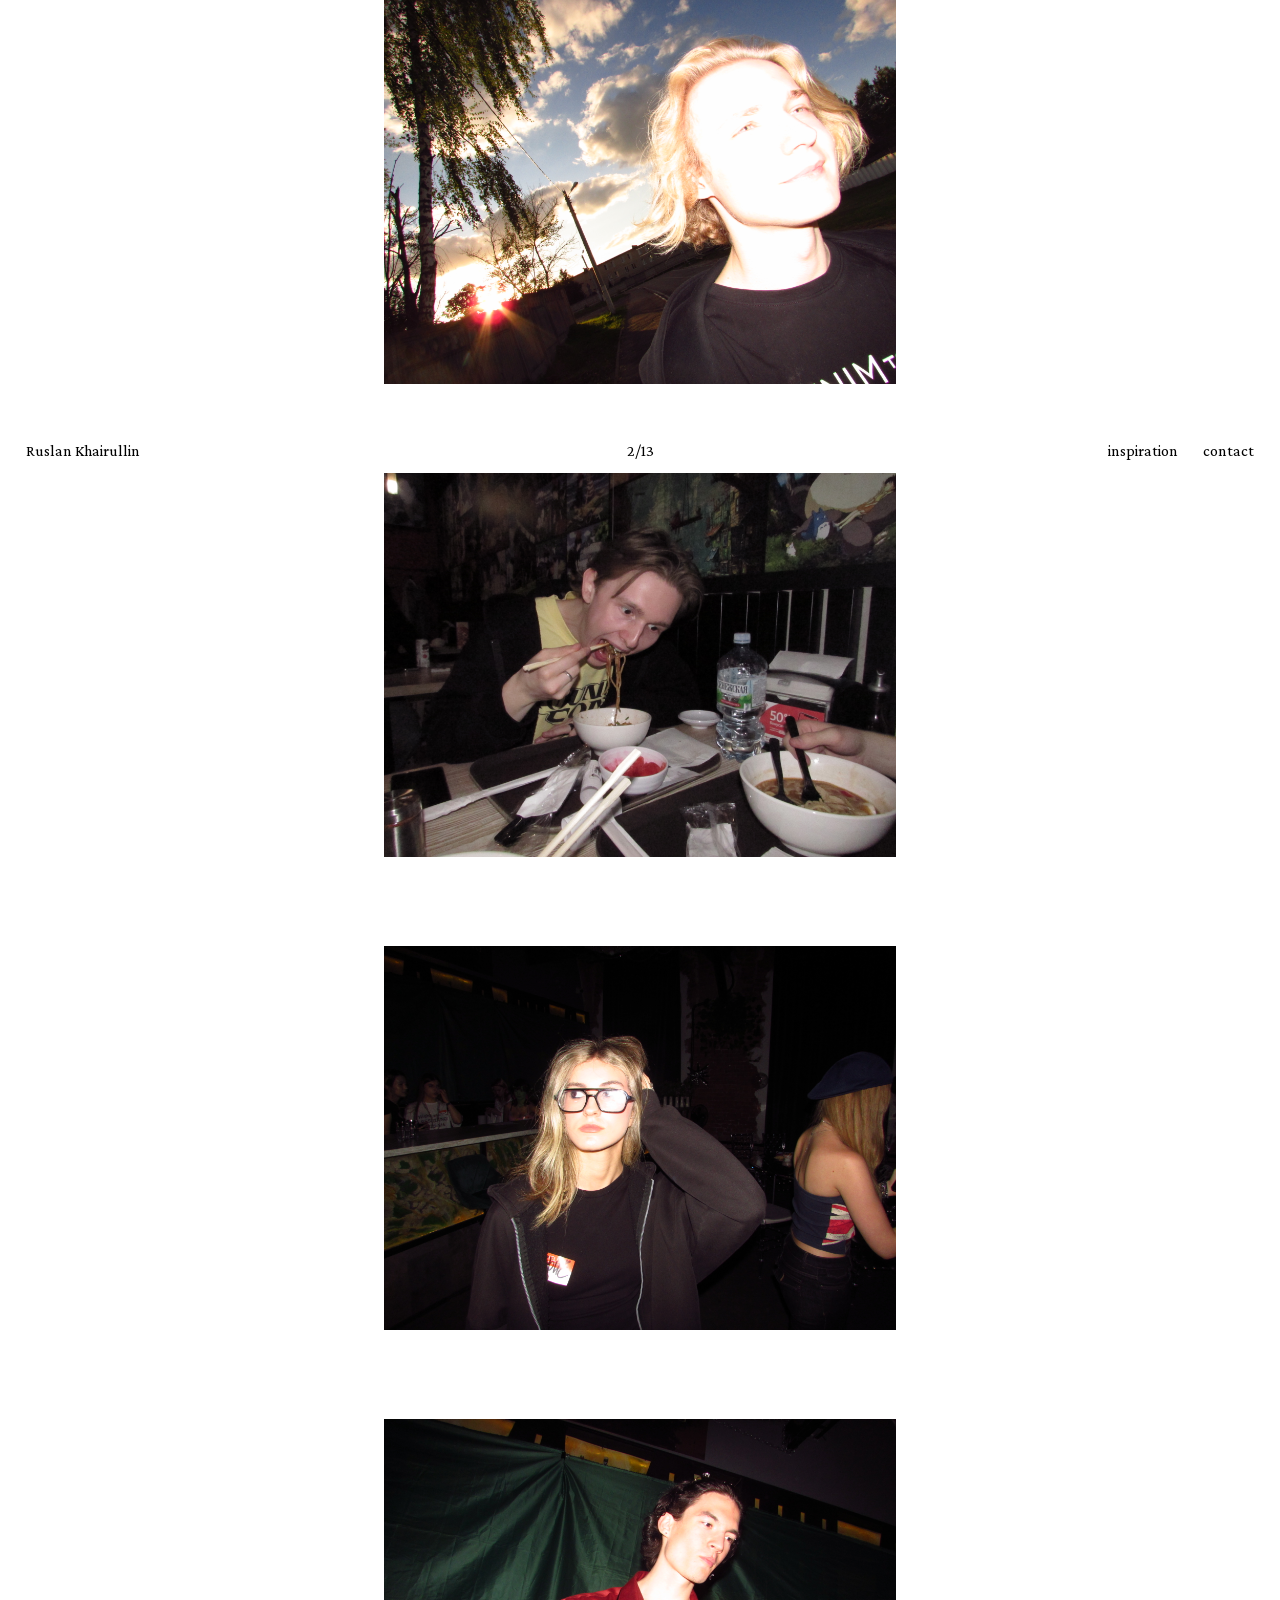
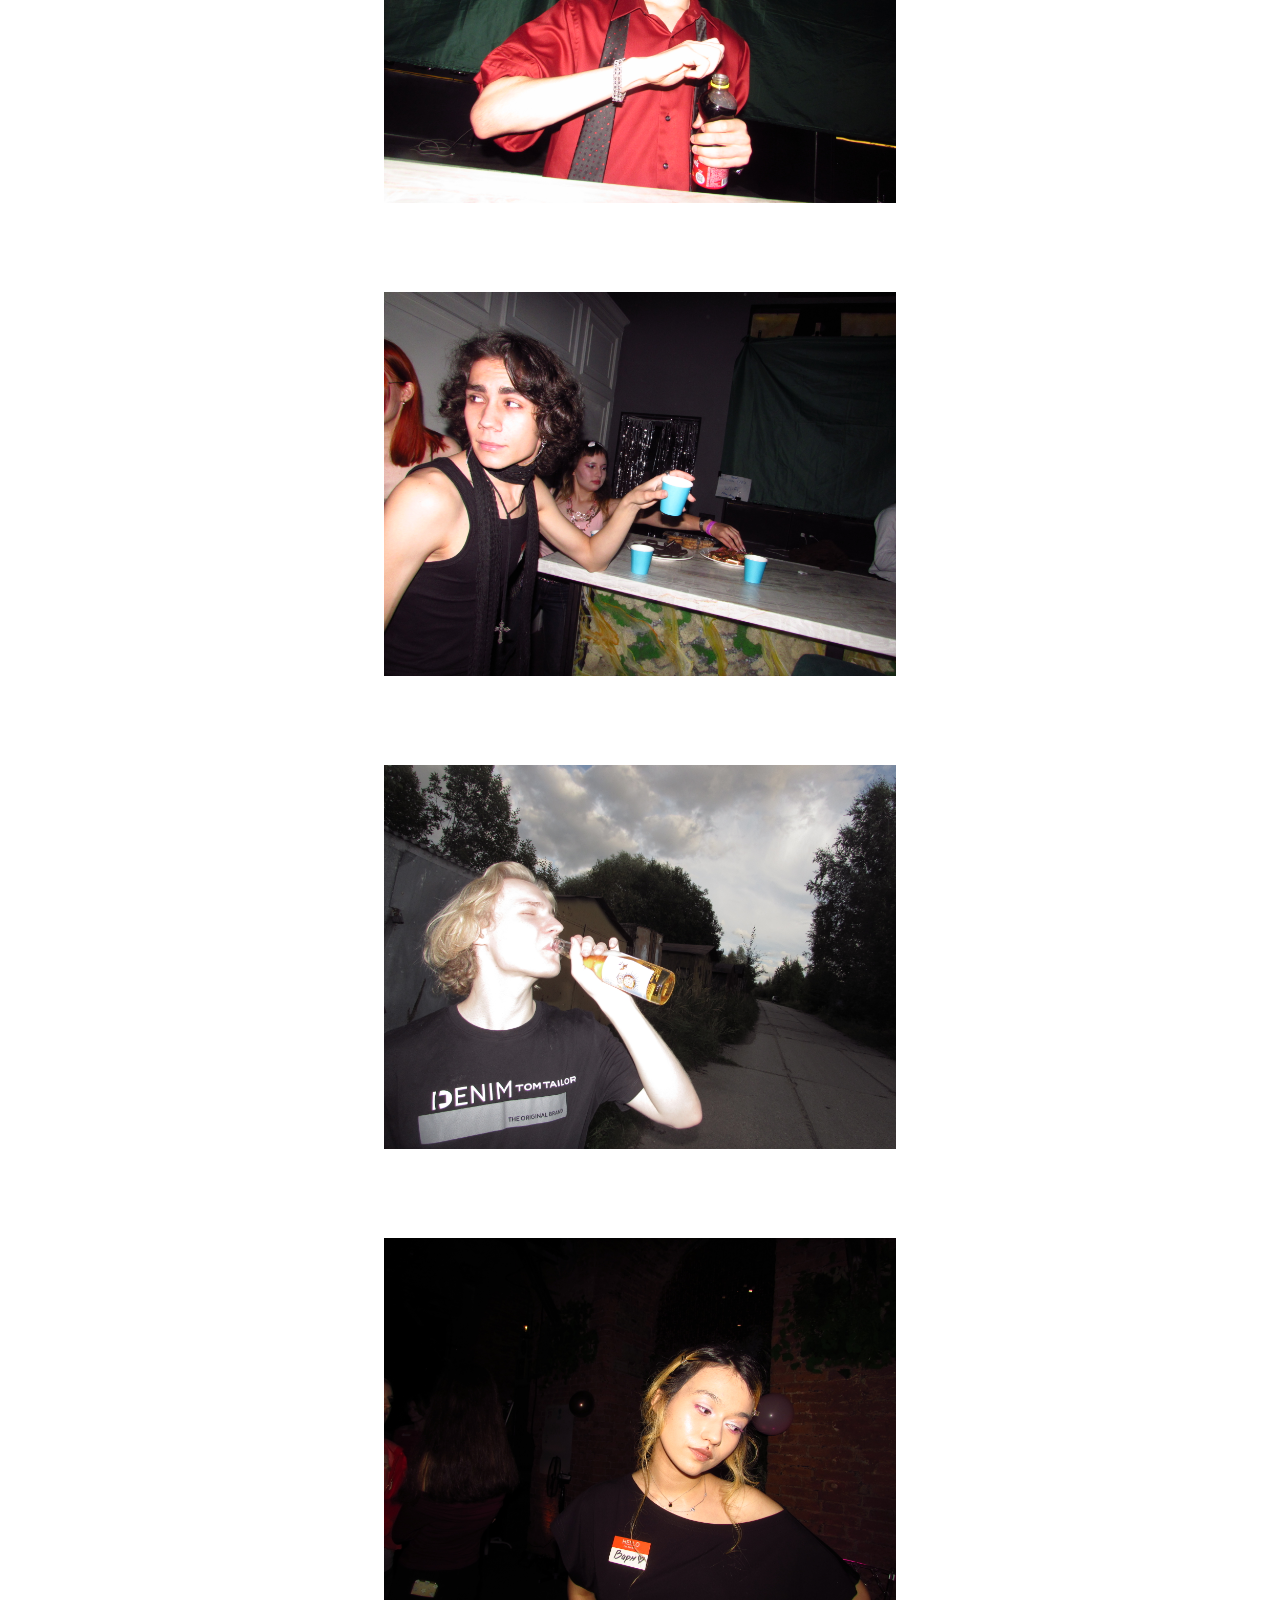
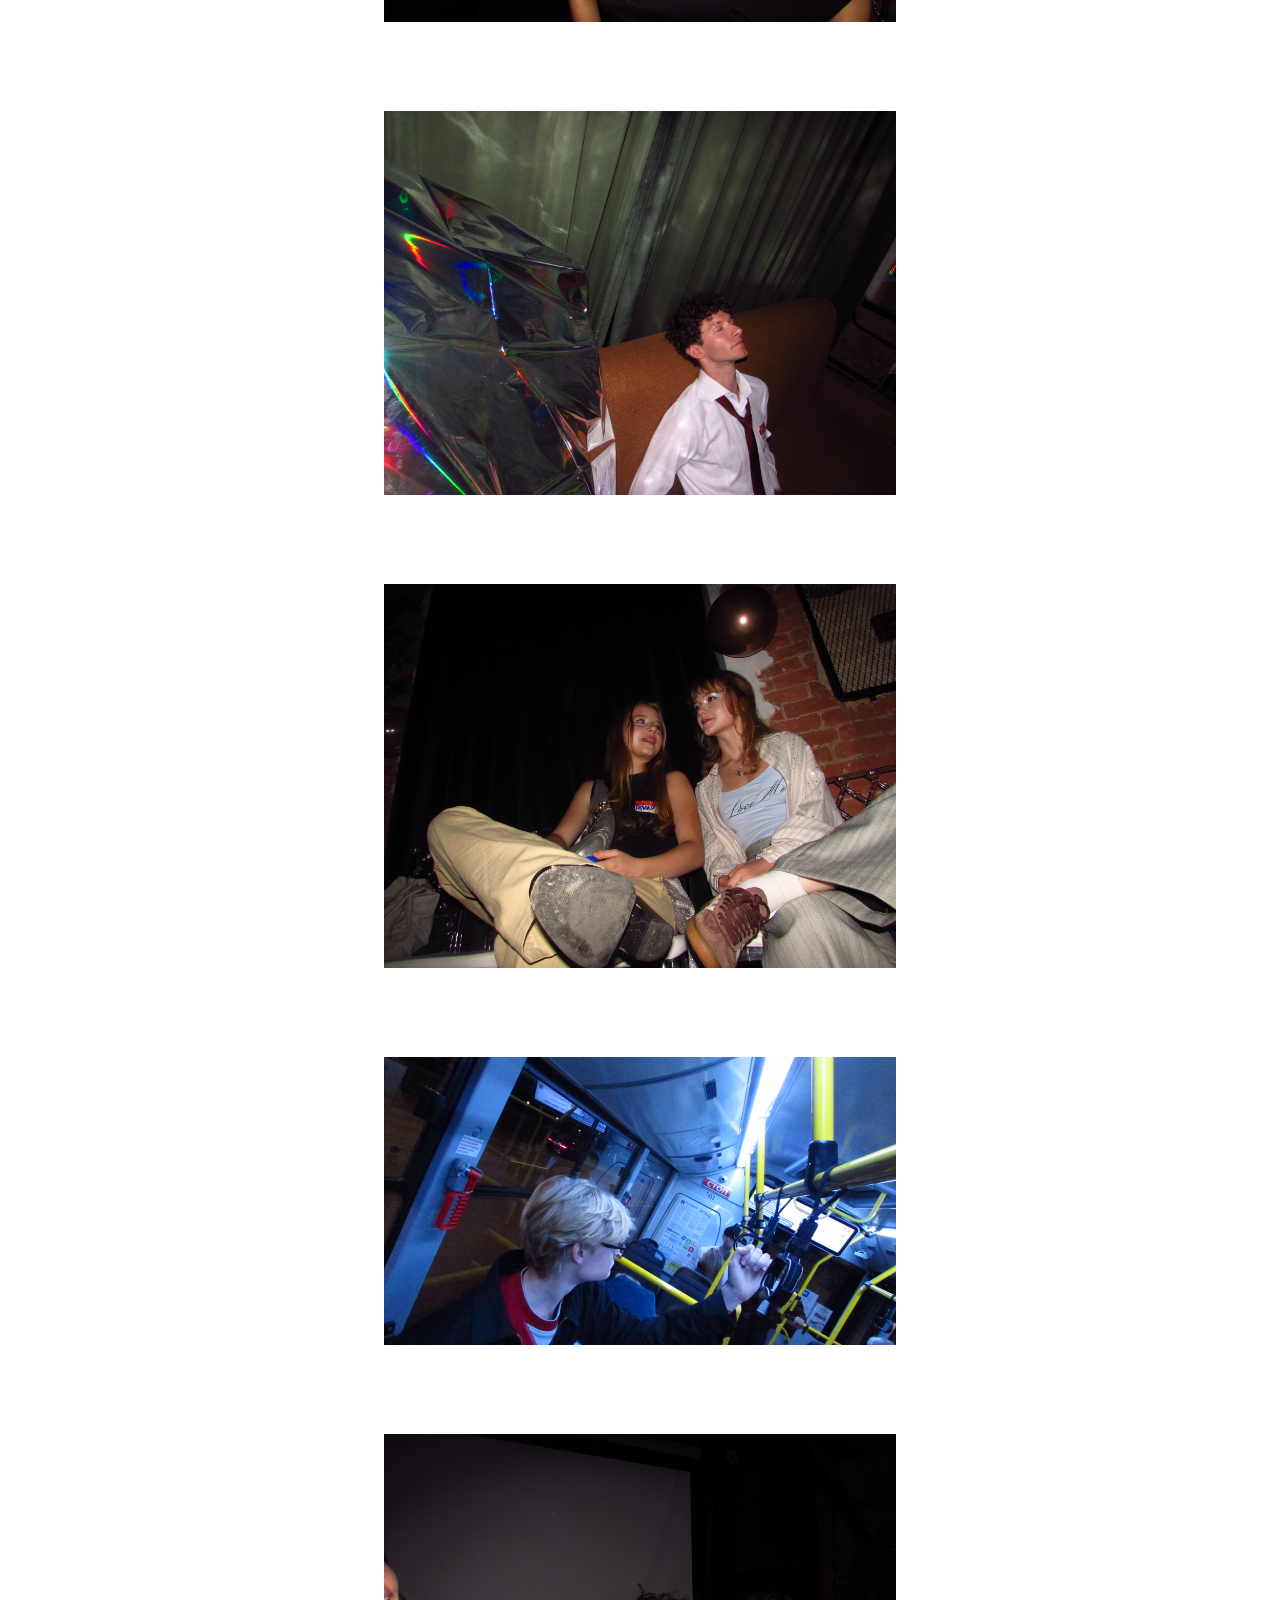
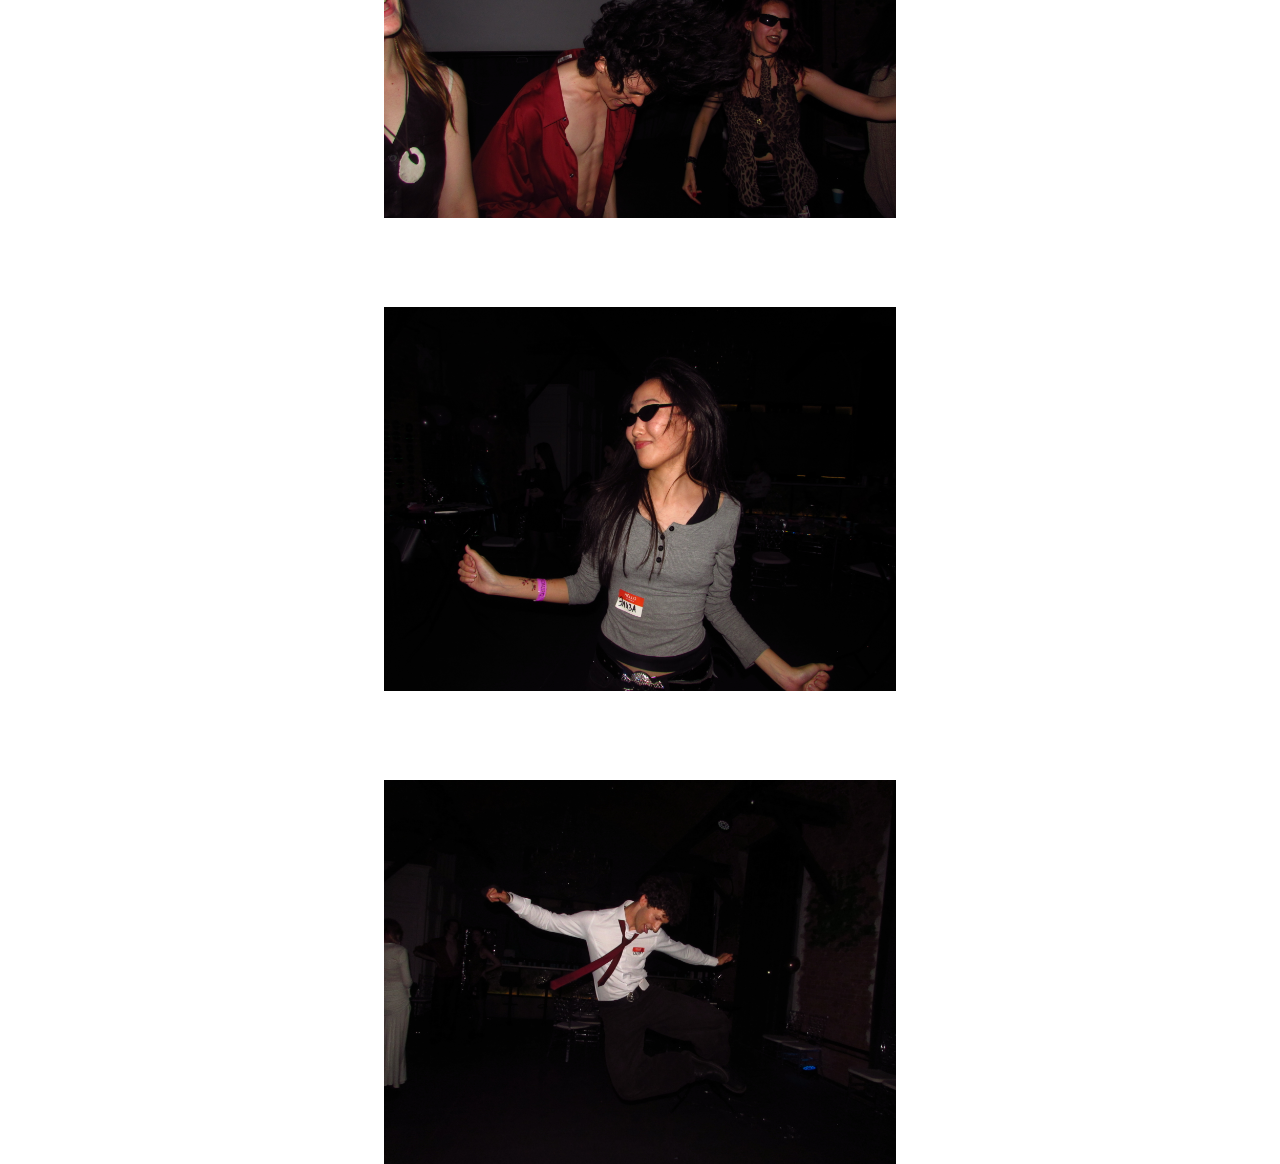
<file: index.html>
<!doctype html>
<html lang="en">
  <head>
    <meta charset="UTF-8" />
    <meta name="viewport" content="width=device-width, initial-scale=1.0" />
    <title>portfolio</title>
    <link rel="stylesheet" href="style.css" />
  </head>
  <body>
    <div class="content">
      <p class="text">Ruslan Khairullin</p>
      <div class="buttons">
        <a class="link text" href="inspiration.html">inspiration</a>
        <a class="link text" href="https://t.me/flueda">contact</a>
      </div>
    </div>

    <div class="photo-counter text" aria-label="Photo number"></div>

    <div class="photos">
      <img class="photo" src="photo/2026-10-06 15.35.55.jpg" alt="" />
      <img class="photo" src="photo/IMG_2545.JPG" alt="" />
      <img class="photo" src="photo/IMG_3000.JPG" alt="" />
      <img class="photo" src="photo/IMG_3017.JPG" alt="" />
      <img class="photo" src="photo/IMG_3079.JPG" alt="" />
      <img class="photo" src="photo/IMG_2758.JPG" alt="" />
      <img class="photo" src="photo/IMG_3202.JPG" alt="" />
      <img class="photo" src="photo/IMG_3255.JPG" alt="" />
      <img class="photo" src="photo/IMG_3523.JPG" alt="" />
      <img class="photo" src="photo/IMG_3748.JPG" alt="" />
      <img class="photo" src="photo/IMG_3587.JPG" alt="" />
      <img class="photo" src="photo/IMG_3600.JPG" alt="" />
      <img class="photo" src="photo/IMG_3678.JPG" alt="" />
    </div>
    <script>
      const photos = document.querySelectorAll('.photos .photo');
      const counter = document.querySelector('.photo-counter');
      let updateScheduled = false;

      function updatePhotoCounter() {
        const viewportCenter = window.innerHeight / 2;
        let closestIndex = 0;
        let closestDistance = Infinity;

        photos.forEach((photo, index) => {
          const bounds = photo.getBoundingClientRect();
          const distance = Math.abs(
            bounds.top + bounds.height / 2 - viewportCenter,
          );
          if (distance < closestDistance) {
            closestDistance = distance;
            closestIndex = index;
          }
        });

        counter.textContent = `${closestIndex + 1}/${photos.length}`;
        updateScheduled = false;
      }

      function schedulePhotoCounterUpdate() {
        if (updateScheduled) return;
        updateScheduled = true;
        requestAnimationFrame(updatePhotoCounter);
      }

      schedulePhotoCounterUpdate();
      window.addEventListener('scroll', schedulePhotoCounterUpdate, {
        passive: true,
      });
      window.addEventListener('resize', schedulePhotoCounterUpdate);
      window.addEventListener('load', schedulePhotoCounterUpdate);
    </script>
  </body>
</html>
</file>
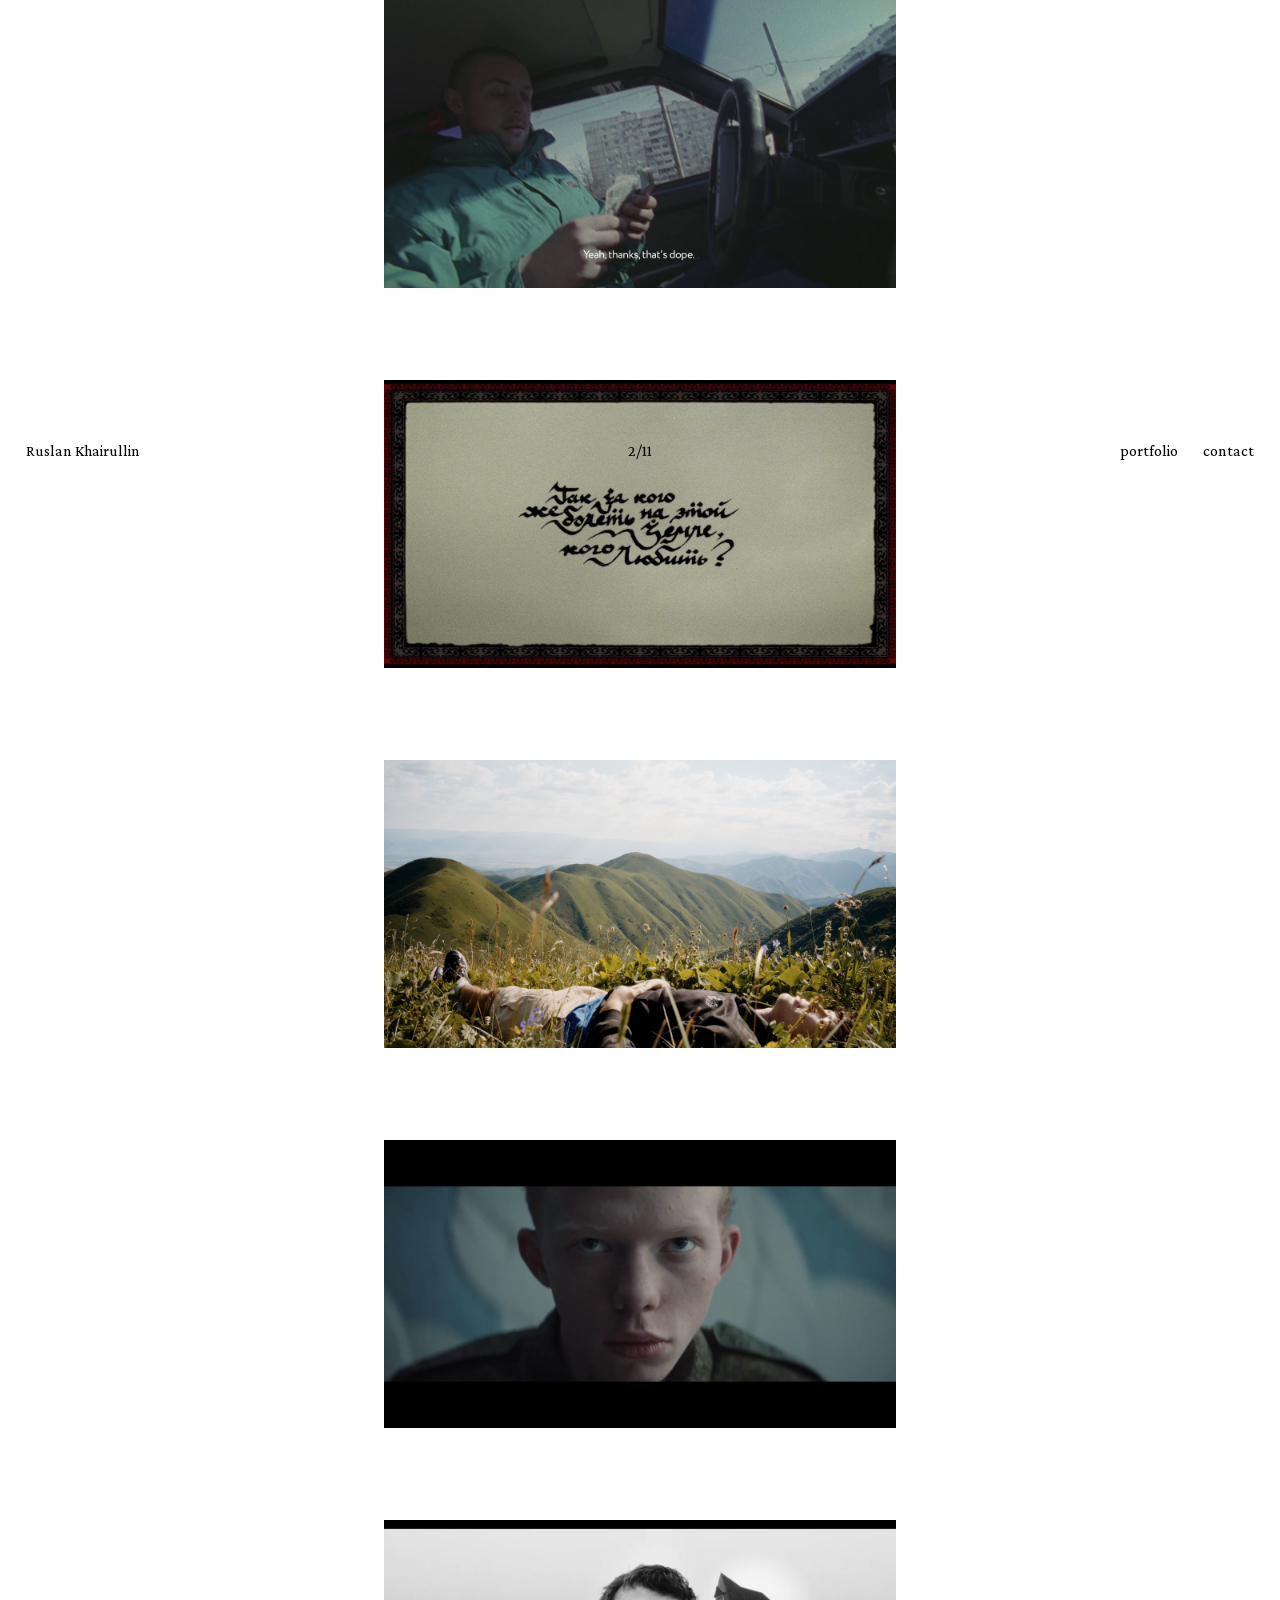
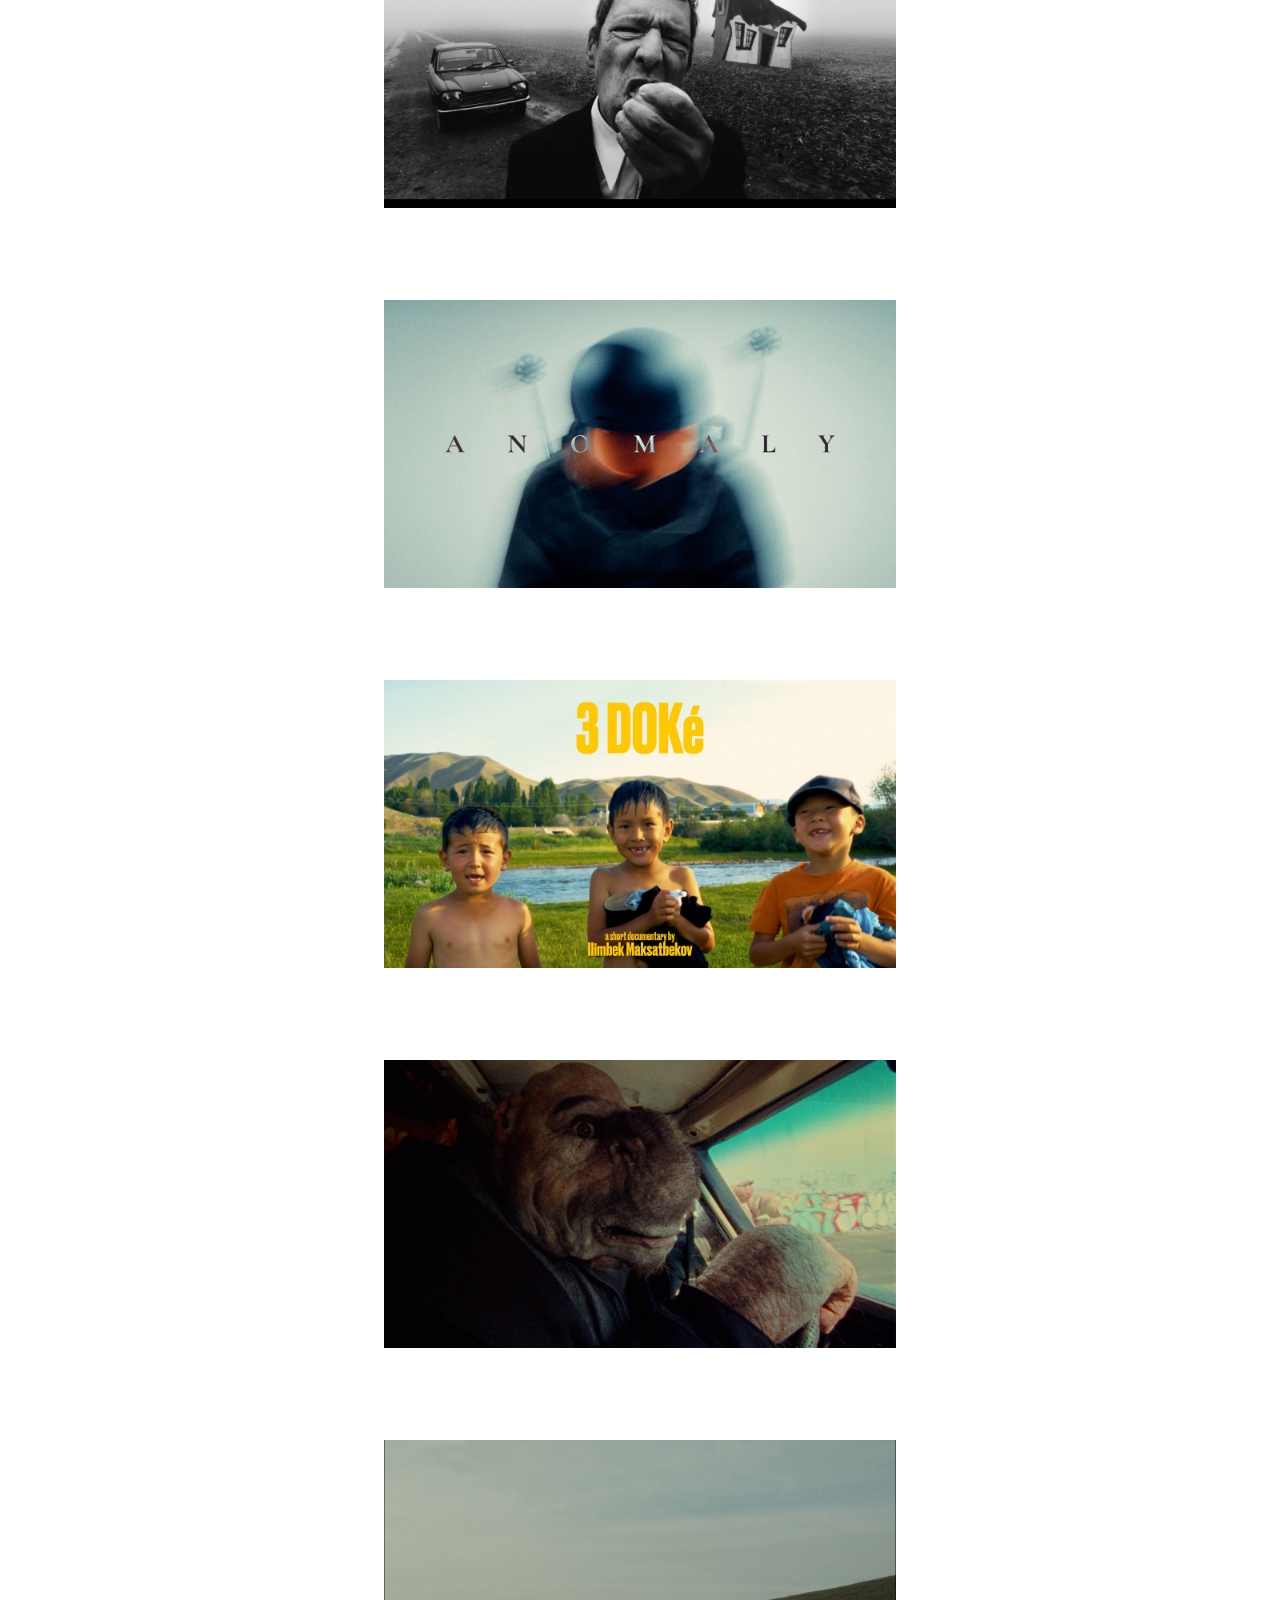
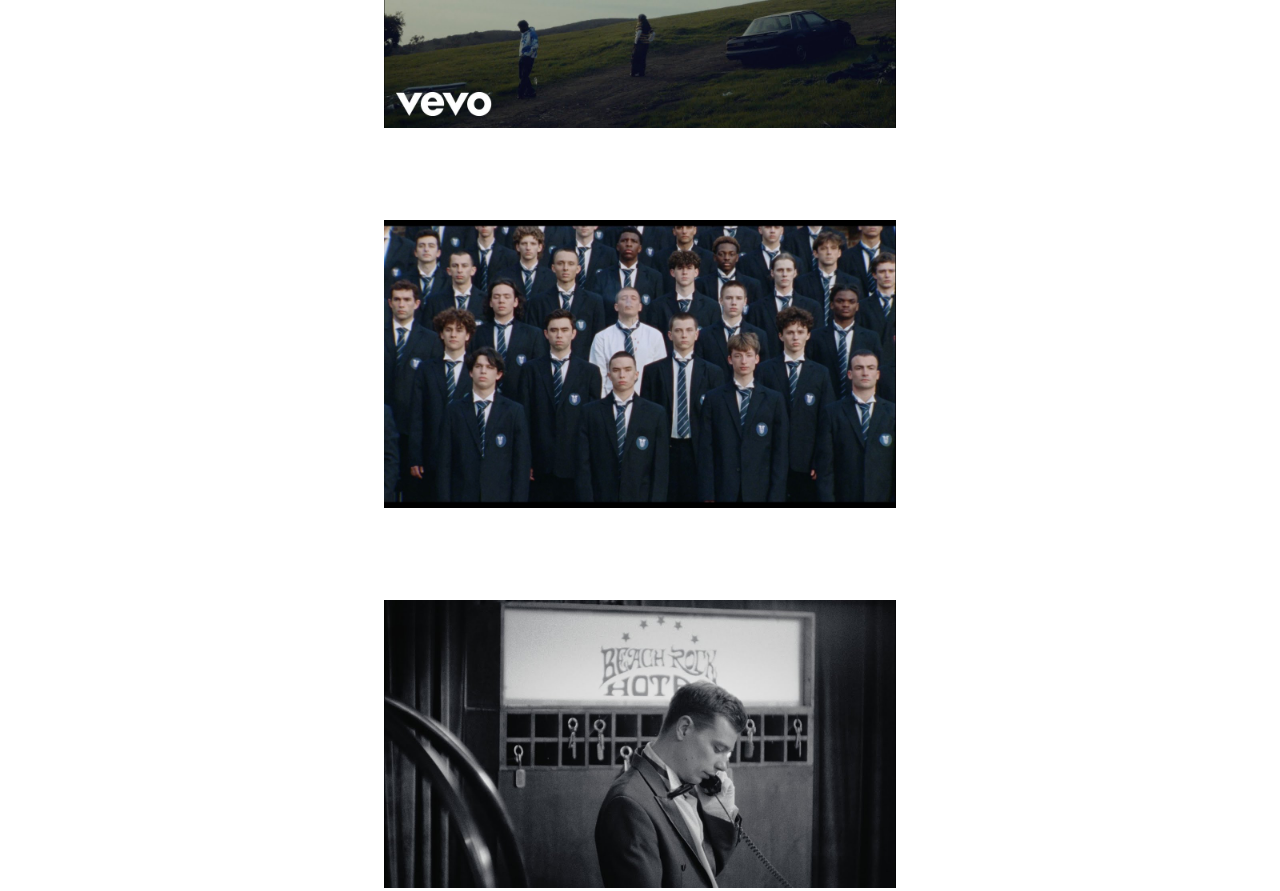
<file: inspiration.html>
<!doctype html>
<html lang="en">
  <head>
    <meta charset="UTF-8" />
    <meta name="viewport" content="width=device-width, initial-scale=1.0" />
    <title>inspiration</title>
    <link rel="stylesheet" href="style.css" />
  </head>
  <body>
    <div class="content">
      <p class="text">Ruslan Khairullin</p>
      <div class="buttons">
        <a class="link text" href="index.html">portfolio</a>
        <a class="link text" href="https://t.me/flueda">contact</a>
      </div>
    </div>

    <div class="photo-counter text" aria-label="Photo number"></div>

    <div class="photos">
      <a
        href="https://www.youtube.com/watch?v=jeFqgBqHp2Q&list=LL&index=2"
        target="_blank"
        rel="noopener noreferrer"
      >
        <img
          class="photo"
          src="preview/Maxresdefault 1280x720.jpg"
          alt="Смотреть видео"
        />
      </a>

      <a
        href="https://www.youtube.com/watch?v=mgslSnbkF-c&list=LL&index=9"
        target="_blank"
        rel="noopener noreferrer"
      >
        <img
          class="photo"
          src="preview/Maxresdefault 1280x720 (1).jpg"
          alt="Смотреть видео"
        />
      </a>

      <a
        href="https://www.youtube.com/watch?v=2V1O1XMwdSY&list=LL&index=23"
        target="_blank"
        rel="noopener noreferrer"
      >
        <img
          class="photo"
          src="preview/Maxresdefault 1280x720 (2).jpg"
          alt="Смотреть видео"
        />
      </a>

      <a
        href="https://www.youtube.com/watch?v=WrDEAmSb9OY&rco=1"
        target="_blank"
        rel="noopener noreferrer"
      >
        <img
          class="photo"
          src="preview/Maxresdefault 1280x720 (3).jpg"
          alt="Смотреть видео"
        />
      </a>

      <a
        href="https://www.youtube.com/watch?v=x4Dpv7xc0xQ&list=LL&index=53"
        target="_blank"
        rel="noopener noreferrer"
      >
        <img
          class="photo"
          src="preview/Maxresdefault 1280x720 (4).jpg"
          alt="Смотреть видео"
        />
      </a>

      <a
        href="https://www.youtube.com/watch?v=6HBxWrmI8OU&list=LL&index=85"
        target="_blank"
        rel="noopener noreferrer"
      >
        <img
          class="photo"
          src="preview/Maxresdefault 1280x720 (5).jpg"
          alt="Смотреть видео"
        />
      </a>

      <a
        href="https://www.youtube.com/watch?v=bQ90GKgy7Kc&list=LL&index=118"
        target="_blank"
        rel="noopener noreferrer"
      >
        <img
          class="photo"
          src="preview/Maxresdefault 1280x720 (6).jpg"
          alt="Смотреть видео"
        />
      </a>

      <a
        href="https://www.youtube.com/watch?v=oYxohKbeMZw&list=RDoYxohKbeMZw&start_radio=1"
        target="_blank"
        rel="noopener noreferrer"
      >
        <img
          class="photo"
          src="preview/Maxresdefault 1280x720 (7).jpg"
          alt="Смотреть видео"
        />
      </a>

      <a
        href="https://www.youtube.com/watch?v=iXMmlpL4xQE&list=RDoYxohKbeMZw&index=6"
        target="_blank"
        rel="noopener noreferrer"
      >
        <img
          class="photo"
          src="preview/Maxresdefault 1280x720 (8).jpg"
          alt="Смотреть видео"
        />
      </a>

      <a
        href="https://www.youtube.com/watch?v=x6_mbnsh6VU&list=RDoYxohKbeMZw&index=27"
        target="_blank"
        rel="noopener noreferrer"
      >
        <img
          class="photo"
          src="preview/Maxresdefault 1280x720 (9).jpg"
          alt="Смотреть видео"
        />
      </a>

      <a
        href="https://www.youtube.com/watch?v=OB38tTXHqNA&list=RDOB38tTXHqNA&start_radio=1"
        target="_blank"
        rel="noopener noreferrer"
      >
        <img
          class="photo"
          src="preview/Maxresdefault 1280x720 (10).jpg"
          alt="Смотреть видео"
        />
      </a>
    </div>

    <script>
      const photos = document.querySelectorAll('.photos .photo');
      const counter = document.querySelector('.photo-counter');
      let updateScheduled = false;

      function updatePhotoCounter() {
        const viewportCenter = window.innerHeight / 2;
        let closestIndex = 0;
        let closestDistance = Infinity;

        photos.forEach((photo, index) => {
          const bounds = photo.getBoundingClientRect();
          const distance = Math.abs(
            bounds.top + bounds.height / 2 - viewportCenter,
          );
          if (distance < closestDistance) {
            closestDistance = distance;
            closestIndex = index;
          }
        });

        counter.textContent = `${closestIndex + 1}/${photos.length}`;
        updateScheduled = false;
      }

      function schedulePhotoCounterUpdate() {
        if (updateScheduled) return;
        updateScheduled = true;
        requestAnimationFrame(updatePhotoCounter);
      }

      schedulePhotoCounterUpdate();
      window.addEventListener('scroll', schedulePhotoCounterUpdate, {
        passive: true,
      });
      window.addEventListener('resize', schedulePhotoCounterUpdate);
      window.addEventListener('load', schedulePhotoCounterUpdate);
    </script>
  </body>
</html>
</file>
<file: style.css>
* {
  box-sizing: border-box;
}

body {
  margin: 0;
  font-family: 'Crimson Pro', Georgia, serif;
}

.text {
  font-size: 1rem;
}

/* Обычное начертание */
@font-face {
  font-family: 'Crimson Pro';
  src: url('./fonts/crimson-pro-normal-latin.woff2') format('woff2');
  font-style: normal;
  font-weight: 300 900;
  font-display: swap;
}

/* Курсив */
@font-face {
  font-family: 'Crimson Pro';
  src: url('./fonts/crimson-pro-italic-latin.woff2') format('woff2');
  font-style: italic;
  font-weight: 400 900;
  font-display: swap;
}

.photo {
  width: 40vw;
}

.content {
  position: fixed;
  display: flex;
  justify-content: space-between;
  top: 50%;
  transform: translateY(-50%);
  align-items: center;
  width: 100%;
  padding: 0 2vw;
}

.buttons {
  display: flex;
  gap: 2vw;
}

.photos {
  display: flex;
  flex-direction: column;
  justify-content: center;
  align-items: center;
  gap: 89px;
}

.link {
  color: inherit;
  text-decoration: none;
  cursor: pointer;
}

.photo-counter {
  position: fixed;
  top: 50%;
  left: 50%;
  transform: translate(-50%, -50%);
  z-index: 1;
  font-family: 'Crimson Pro', Georgia, serif;
  color: #000;
  pointer-events: none;
}
</file>
